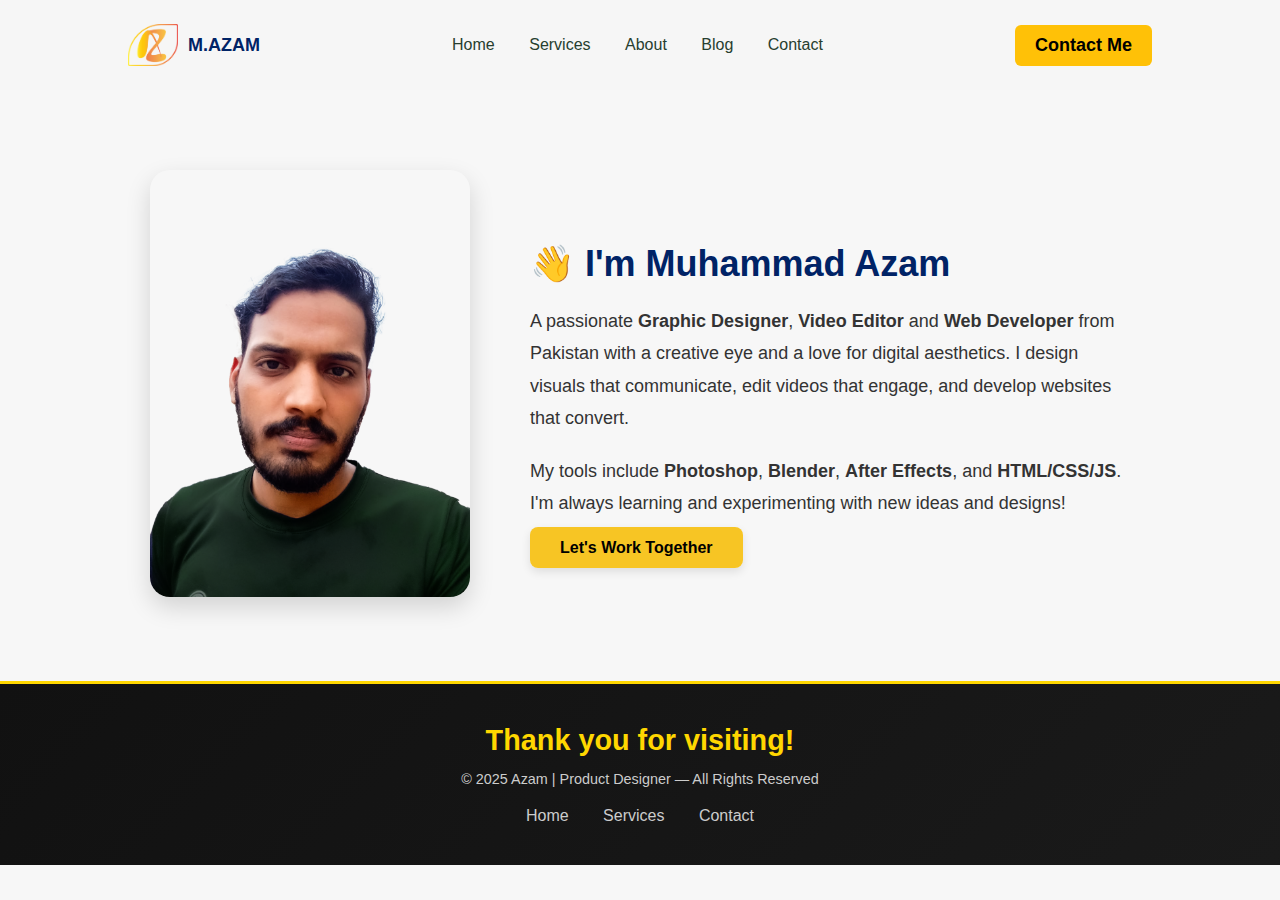
<file: About.html>
<!DOCTYPE html>
<html lang="en">
<head>
  <meta charset="UTF-8" />
  <meta name="viewport" content="width=device-width, initial-scale=1.0" />
  <title>About Me | Azam</title>
  <link rel="stylesheet" href="about.css" />
</head>

<body>
  <!-- 🌐 Navbar -->
 <header class="navbar">
        <div class="logo"><img src="LOGO.png" alt="" width="50" height="50">M.AZAM</div>
        <nav>
            <a href="index.html">Home</a>
            <a href="services.html">Services</a>
            <a href="About.html">About</a>  
            <a href="blog.html">Blog</a>
            <a href="hire-me.html">Contact</a>
        </nav>
        <a href="hire-me.html" class="btn">Contact Me</a>
    </header>

  <!-- 🧑‍💻 About Section -->
  <section class="about">
    <div class="about-container">
      <div class="about-image">
        <img src="123az.png" alt="Azam" />
      </div>
      
      <div class="about-text">
        <h2>👋 I'm Muhammad Azam</h2>
        <p>
          A passionate <strong>Graphic Designer</strong>, <strong>Video Editor</strong> and
          <strong>Web Developer</strong> from Pakistan with a creative eye and a love for digital aesthetics.
          I design visuals that communicate, edit videos that engage, and develop websites that convert.
        </p>
        <p>
          My tools include <b>Photoshop</b>, <b>Blender</b>, <b>After Effects</b>, and <b>HTML/CSS/JS</b>. I'm always
          learning and experimenting with new ideas and designs!
        </p>
        <a href="hire-me.html" class="btn">Let's Work Together</a>
      </div>
    </div>
  </section>
  <footer class="animated-footer">
  <div class="footer-content">
    <h2>Thank you for visiting!</h2>
    <p>© 2025 Azam | Product Designer — All Rights Reserved</p>
    <div class="footer-links">
      <a href="#home">Home</a>
      <a href="#services">Services</a>
      <a href="#contact">Contact</a>
    </div>
  </div>
  
</footer>

</body>
</html>
</file>
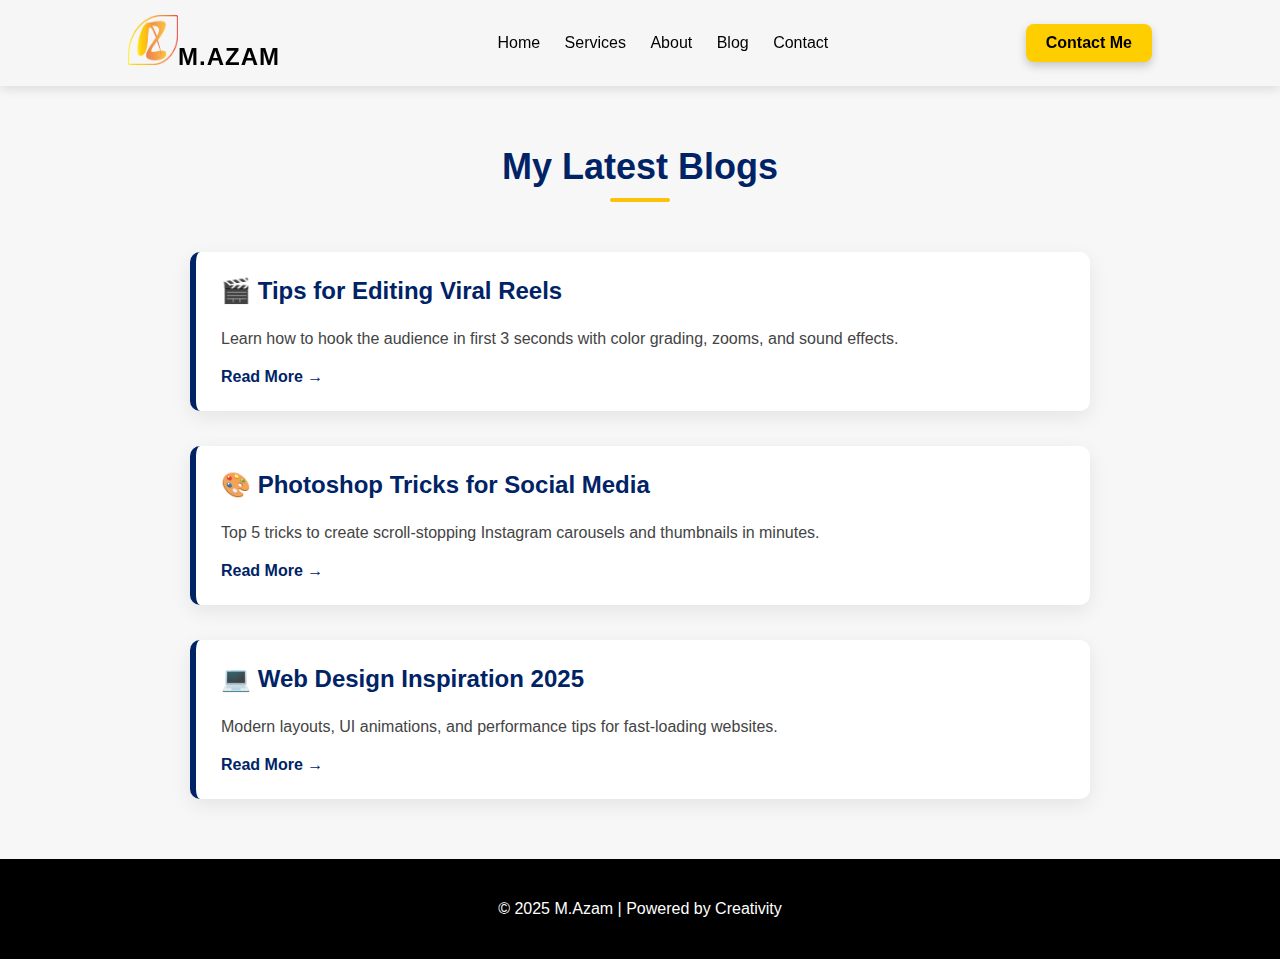
<file: blog.html>
<!DOCTYPE html>
<html lang="en">
<head>
  <meta charset="UTF-8" />
  <meta name="viewport" content="width=device-width, initial-scale=1.0"/>
  <title>Blog | M.Azam</title>
  <link rel="stylesheet" href="blog.css" />
</head>
<body>

  <header class="navbar">
        <div class="logo"><img src="LOGO.png" alt="" width="50" height="50">M.AZAM</div>
        <nav>
            <a href="index.html">Home</a>
            <a href="services.html">Services</a>
            <a href="About.html">About</a>
            <a href="blog.html">Blog</a>
            <a href="hire-me.html">Contact</a>
        </nav>
        <a href="hire-me.html" class="btn">Contact Me</a>
    </header>

  <section class="blog-container">
    <h1>My Latest Blogs</h1>

    <div class="blog-card">
      <h2>🎬 Tips for Editing Viral Reels</h2>
      <p>Learn how to hook the audience in first 3 seconds with color grading, zooms, and sound effects.</p>
      <a href="#">Read More →</a>
    </div>

    <div class="blog-card">
      <h2>🎨 Photoshop Tricks for Social Media</h2>
      <p>Top 5 tricks to create scroll-stopping Instagram carousels and thumbnails in minutes.</p>
      <a href="#">Read More →</a>
    </div>

    <div class="blog-card">
      <h2>💻 Web Design Inspiration 2025</h2>
      <p>Modern layouts, UI animations, and performance tips for fast-loading websites.</p>
      <a href="#">Read More →</a>
    </div>
  </section>

  <footer class="footer">
    <p>© 2025 M.Azam | Powered by Creativity</p>
  </footer>

  <button id="scrollTopBtn">↑</button>
  <script src="blog.js"></script>
</body>
</html>
</file>
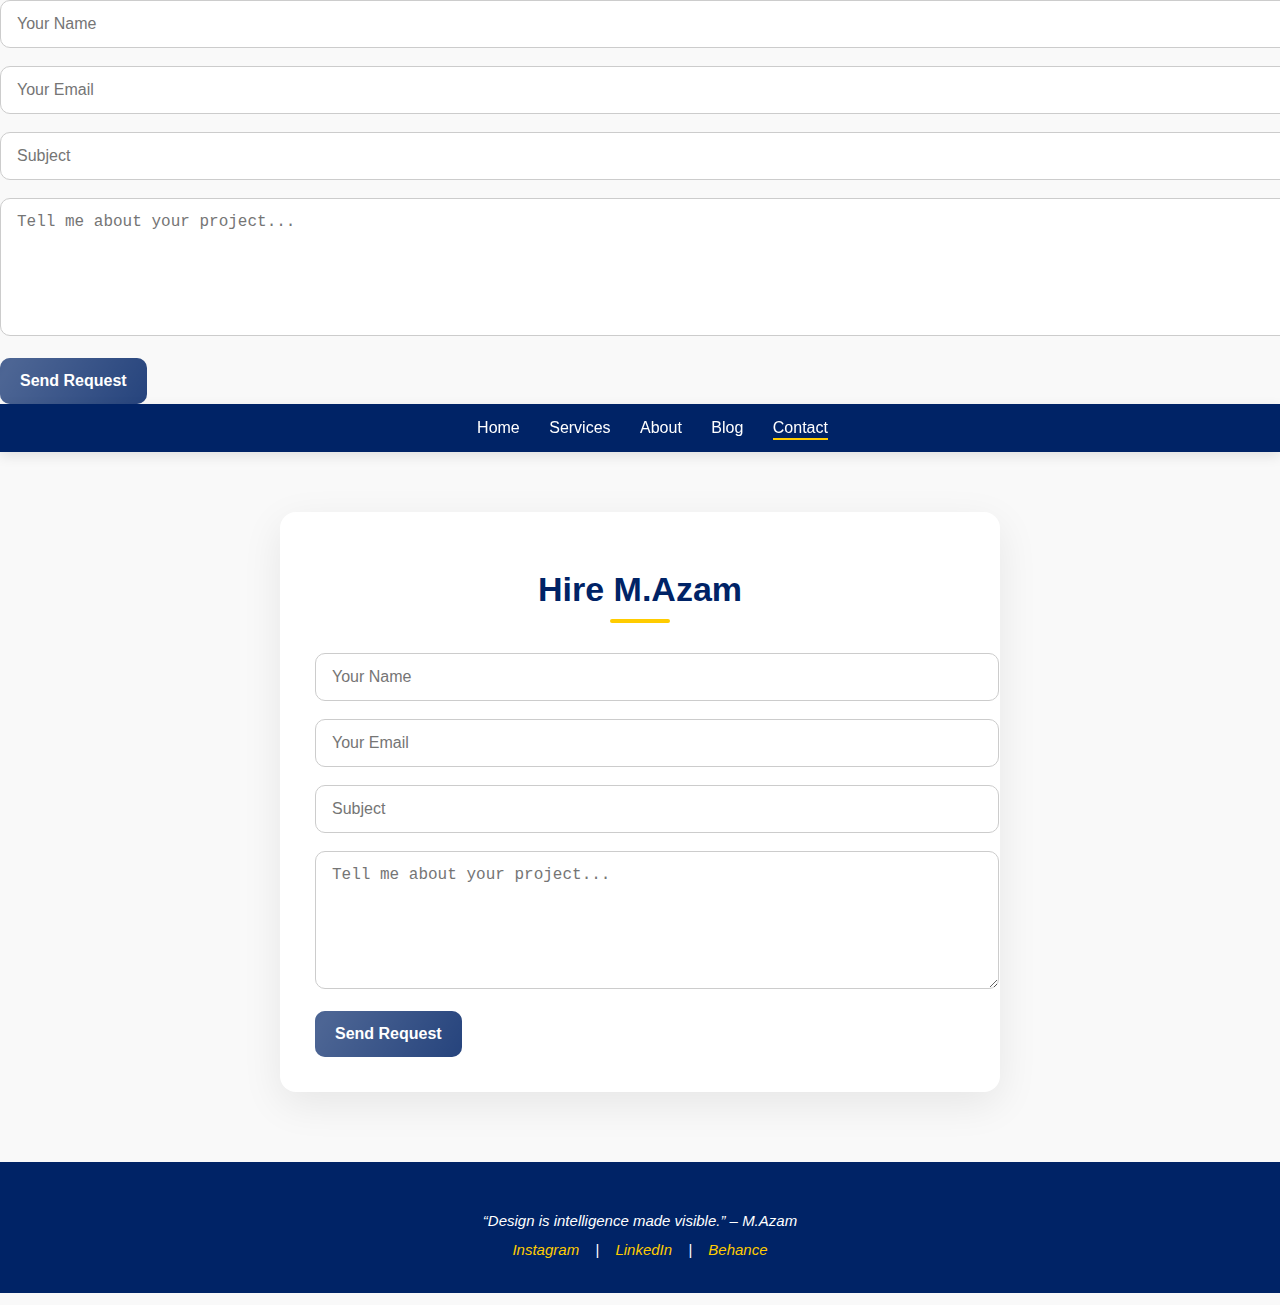
<file: hire-me.html>
<!DOCTYPE html>
<html lang="en">
<head>
  <meta charset="UTF-8" />
  <meta name="viewport" content="width=device-width, initial-scale=1.0"/>
  <title>Hire Me | M.Azam</title>
  <link rel="stylesheet" href="Hire.css" />
</head>
<body>
  <input type="hidden" name="_next" value="your-thank-you-page-link">

  <form action="https://formsubmit.co/thegreenguy48@gmail.com" method="POST">
  <!-- Hidden fields -->
  <input type="hidden" name="_captcha" value="false">
  <input type="hidden" name="_template" value="table">
  <!-- You can add _next later if you want -->

  <!-- Form Inputs -->
  <input type="text" name="name" placeholder="Your Name" required />
  <input type="email" name="email" placeholder="Your Email" required />
  <input type="text" name="subject" placeholder="Subject" />
  <textarea name="message" rows="6" placeholder="Tell me about your project..." required></textarea>
  <button type="submit" class="btn">Send Request</button>
</form>


  <!-- 🔝 NAVBAR -->
  <header class="navbar">
        <!-- <div class="logo"><img src="LOGO.png" alt="" width="50" height="50">M.AZAM</div> -->
        <nav class="nav">
            <a href="index.html">Home</a>
            <a href="services.html">Services</a>
            <a href="About.html">About</a>
            <a href="blog.html">Blog</a>
            <a href="hire-me.html" class="active">Contact</a>
        </nav>
        <!-- <a href="hire-me.html" class="btn">Contact Me</a> -->
    </header>

  <!-- 🧾 HIRE FORM -->
  <div class="hire-container">
    <h1>Hire M.Azam</h1>
    <form action="https://formsubmit.co/thegreenguy48@gmail.com" method="POST">
      <input type="text" name="name" placeholder="Your Name" required />
      <input type="email" name="email" placeholder="Your Email" required />
      <input type="text" name="subject" placeholder="Subject" />
      <textarea name="message" rows="6" placeholder="Tell me about your project..." required></textarea>
      <button type="submit" class="btn">Send Request</button>
    </form>
  </div>

  <!-- 🔻 BOTTOM FOOTER -->
  <footer class="footer-punch">
    <p>“Design is intelligence made visible.” – M.Azam</p>
    <div class="socials">
      <a href="#">Instagram</a> |
      <a href="#">LinkedIn</a> |
      <a href="#">Behance</a>
    </div>
  </footer>

</body>
</html>
</file>
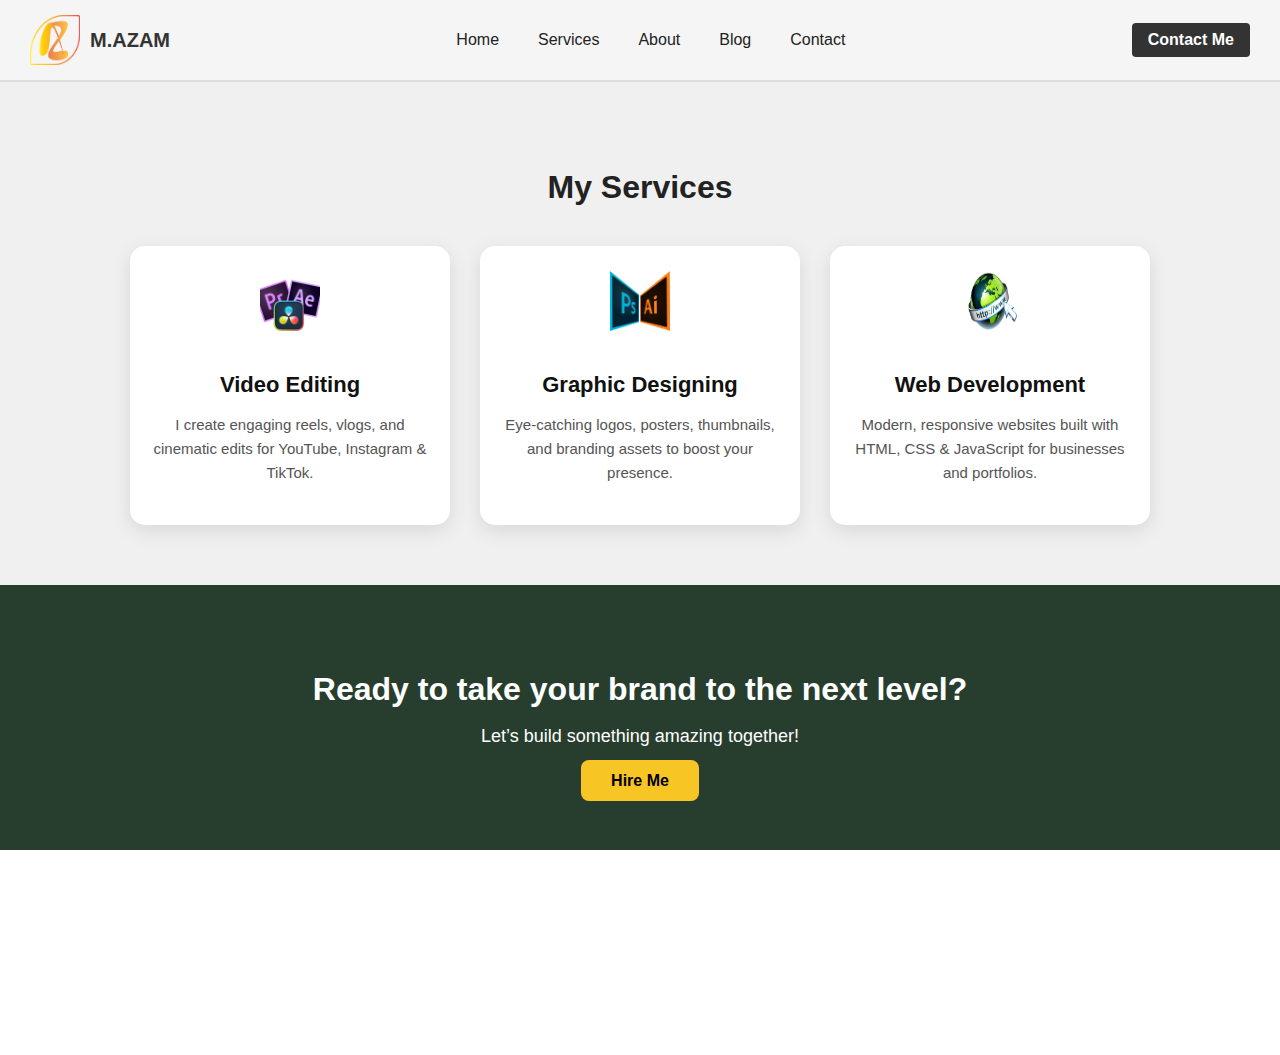
<file: services.html>
<!DOCTYPE html>
<html lang="en">
<head>
  <meta charset="UTF-8" />
  <meta name="viewport" content="width=device-width, initial-scale=1.0" />
  <title>Azam | Product Designer</title>
   <link rel="stylesheet" href="responsive.css" />
  <link rel="stylesheet" href="Services.css" />
</head>

<body>
  <!-- 🌐 Navbar -->
  <header class="navbar">
    <div class="logo">
      <img src="LOGO.png" alt="" width="50" height="50" /> M.AZAM
    </div>
    <nav>
      <a href="index.html">Home</a>
      <a href="services.html" class="active">Services</a>
      <a href="About.html">About</a>
      <a href="blog.html">Blog</a>
      <a href="hire-me.html">Contact</a>
    </nav>
    <a href="hire-me.html" class="btn">Contact Me</a>
  </header>

  <!-- 🛠 Services Section -->
  <section class="services">
    <h2 class="section-title">   My Services</h2>
    <div class="services-container">

      <div class="service-card">
        <img src="Video.png" alt="Video Editing" width="100" height="100" />
        <h3>Video Editing</h3>
        <p>I create engaging reels, vlogs, and cinematic edits for YouTube, Instagram & TikTok.</p>
      </div>

      <div class="service-card">
        <img src="Designer.png" alt="Graphic Design" width="100" height="100"/>
        <h3>Graphic Designing</h3>
        <p>Eye-catching logos, posters, thumbnails, and branding assets to boost your presence.</p>
      </div>

      <div class="service-card">
        <img src="web.png" alt="Web Development"  width="100" height="100"/>
        <h3>Web Development</h3>
        <p>Modern, responsive websites built with HTML, CSS & JavaScript for businesses and portfolios.</p>
      </div>

    </div>
  </section>

  <!-- 🌟 Bottom Punch Line -->
  <section class="cta-section">
    <h2>Ready to take your brand to the next level?</h2>
    <p>Let’s build something amazing together!</p>
    <a href="hire-me.html" class="btn hire-btn">Hire Me</a>
  </section>

  <!-- ⚡ Premium Footer -->
 <footer class="footer">
  <div class="footer-content">
    <p>&copy; 2025 M.Azam. All rights reserved.</p>
    <div class="social-links">
      <a href="https://www.facebook.com/share/1DuxD59eRF/" target="_blank"><img src="facebook.svg" alt="Facebook" width="30" height="30" /></a>
      <a href="https://www.instagram.com/m.azam249?utm_source=qr&igsh=MTkxbTBkODZxcm04dw==" target="_blank" ><img src="instagram.svg" alt="Instagram" width="30" height="30" /></a>
      <a href="https://youtube.com/@taleemhive?si=G_ghTXux3COi_K0E" target="_blank" ><img src="Youtube.svg" alt="YouTube" width="30" height="30" /></a>
    </div>
  </div>
</footer>

</body>
</html>
</file>
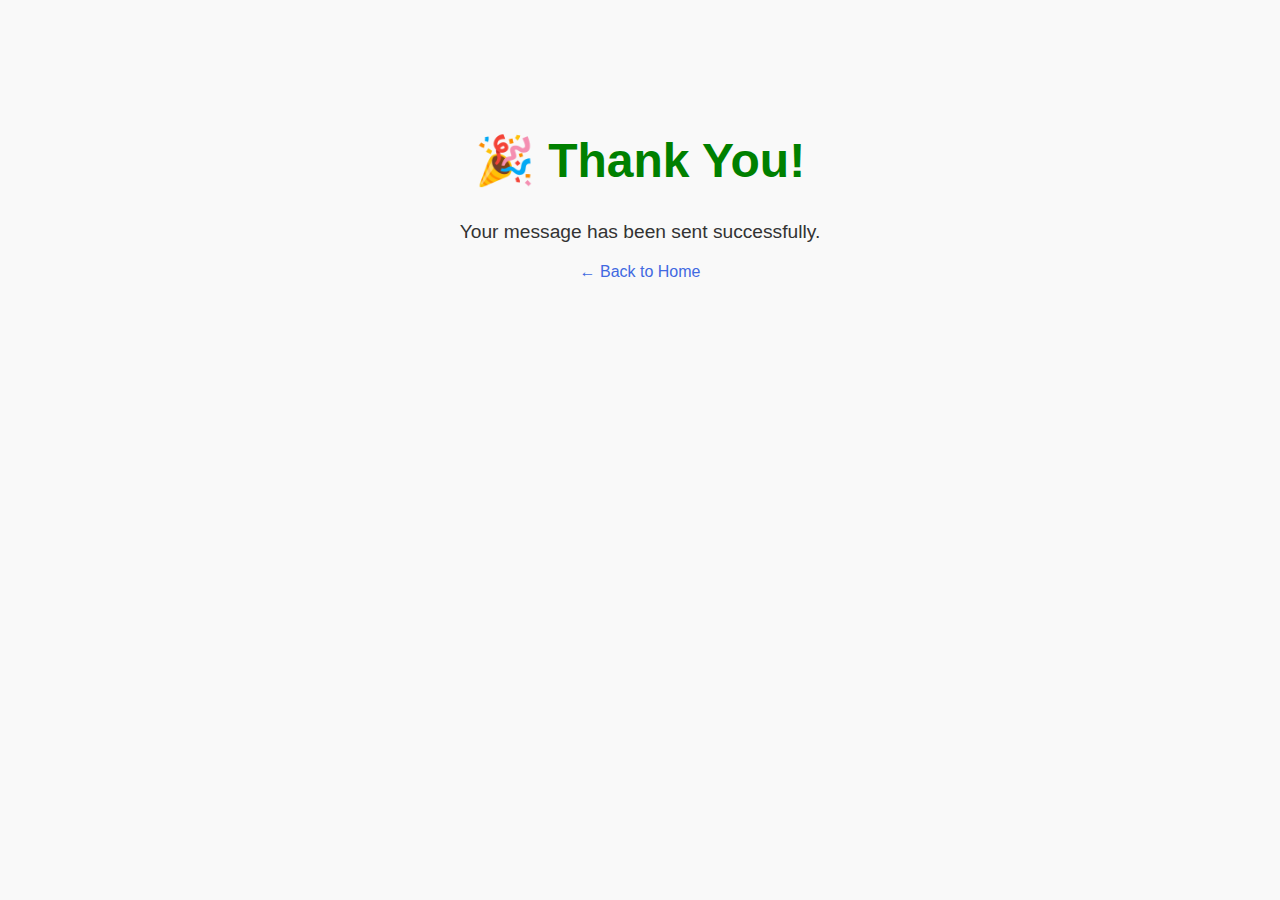
<file: thank-you.html>
<!DOCTYPE html>
<html lang="en">
<head>
  <meta charset="UTF-8">
  <title>Thank You</title>
  <link rel="stylesheet" href="Hire.css" />
  <style>
    body {
      text-align: center;
      padding: 100px;
      font-family: 'Segoe UI', sans-serif;
    }
    h1 {
      font-size: 3em;
      color: green;
    }
    p {
      font-size: 1.2em;
    }
    a {
      text-decoration: none;
      color: royalblue;
    }
  </style>
</head>
<body>
  <h1>🎉 Thank You!</h1>
  <p>Your message has been sent successfully.</p>
  <a href="index.html">← Back to Home</a>
</body>
</html>
</file>
<file: Hire.css>
/* 🌐 Base Styling */
body {
  font-family: 'Segoe UI', Tahoma, Geneva, Verdana, sans-serif;
  margin: 0;
  padding: 0;
  background-color: #f9f9f9;
  color: #333;
  scroll-behavior: smooth;
}

/* 🔝 NAVBAR */
.navbar {
  display: flex;
  justify-content: center;
  align-items: center;
  gap: 40px;
  background-color: #002366;
  padding: 15px 10%;
  color: white;
  box-shadow: 0 4px 12px rgba(0, 0, 0, 0.1);
  position: sticky;
  top: 0;
  z-index: 100;
}

.navbar .logo {
  font-size: 24px;
  font-weight: 700;
  letter-spacing: 1px;
}

.navbar nav a {
  color: white;
  text-decoration: none;
  margin-left: 25px;
  font-weight: 500;
  position: relative;
  transition: 0.3s ease;
}

.navbar nav a::after {
  content: '';
  position: absolute;
  width: 0%;
  height: 2px;
  background-color: #ffcc00;
  left: 0;
  bottom: -4px;
  transition: 0.3s ease;
}

.navbar nav a:hover::after,
.navbar nav a.active::after {
  width: 100%;
}

/* Remove underline from nav button */
.navbar .btn::after {
  display: none !important;
}

/* 🧾 FORM SECTION */
.hire-container {
  max-width: 650px;
  margin: 60px auto;
  background: white;
  padding: 35px;
  box-shadow: 0 12px 40px rgba(0, 0, 0, 0.08);
  border-radius: 16px;
  transition: transform 0.3s ease;
}

.hire-container:hover {
  transform: translateY(-5px);
}

.hire-container h1 {
  text-align: center;
  margin-bottom: 30px;
  color: #002366;
  font-size: 34px;
  font-weight: bold;
  position: relative;
}

.hire-container h1::after {
  content: '';
  display: block;
  width: 60px;
  height: 4px;
  margin: 10px auto 0;
  background-color: #ffcc00;
  border-radius: 2px;
}

form input, form textarea {
  width: 100%;
  padding: 14px 16px;
  margin-bottom: 18px;
  border: 1px solid #ccc;
  border-radius: 10px;
  font-size: 16px;
  transition: border 0.3s, box-shadow 0.3s;
}

form input:focus, form textarea:focus {
  border-color: #002366;
  outline: none;
  box-shadow: 0 0 5px rgba(0,35,102,0.3);
}

/* 🔘 Submit Button with Shine Effect */
.btn {
  position: relative;
  overflow: hidden;
  background-color: #002366;
  color: white;
  padding: 14px 20px;
  border-radius: 10px;
  font-weight: bold;
  cursor: pointer;
  border: none;
  font-size: 16px;
  transition: background-color 0.3s, transform 0.2s;
  z-index: 1;
  width: auto;
  display: inline-block;
}

.btn::after {
  content: "";
  position: absolute;
  top: 0;
  left: -100%;
  width: 200%;
  height: 100%;
  background: linear-gradient(120deg, rgba(255,255,255,0.15), rgba(255,255,255,0.3), rgba(255,255,255,0.15));
  z-index: 0;
  transition: all 0.5s ease;
}

.btn:hover::after {
  left: 0;
}

.btn:hover {
  background-color: #001244;
  transform: scale(1.03);
}

/* 🔻 FOOTER */
.footer-punch {
  text-align: center;
  margin-top: 70px;
  padding: 35px 20px;
  background-color: #002366;
  color: white;
  font-style: italic;
  font-size: 15px;
}

.footer-punch p {
  margin-bottom: 12px;
}

.footer-punch .socials a {
  color: #ffcc00;
  text-decoration: none;
  margin: 0 12px;
  font-weight: 500;
  transition: 0.3s;
}

.footer-punch .socials a:hover {
  text-decoration: underline;
  color: #fffacd;
}
</file>
<file: responsive.css>
/* 📱 Universal Responsive Styles */

/* ✅ Make all sections responsive */
body {
  margin: 0;
  padding: 0;
  font-family: 'Segoe UI', Tahoma, Geneva, Verdana, sans-serif;
  box-sizing: border-box;
}

/* ✅ Navbar responsive */
.navbar {
  display: flex;
  flex-wrap: wrap;
  justify-content: space-between;
  align-items: center;
  padding: 10px 20px;
  background-color: #fff;
}

.navbar nav {
  display: flex;
  flex-wrap: wrap;
  gap: 15px;
}

.navbar .btn {
  padding: 8px 16px;
  background-color: #333;
  color: white;
  border-radius: 4px;
  text-decoration: none;
}

@media (max-width: 768px) {
  .navbar {
    flex-direction: column;
    align-items: flex-start;
    gap: 10px;
  }

  .navbar nav {
    flex-direction: column;
    width: 100%;
  }

  .navbar .btn {
    align-self: flex-start;
  }
}

/* ✅ Hero Section */
.hero {
  display: flex;
  flex-wrap: wrap;
  justify-content: center;
  align-items: center;
  padding: 40px 20px;
  gap: 20px;
  text-align: center;
}

.hero-text {
  flex: 1 1 300px;
}

.hero-image {
  flex: 1 1 300px;
}

.hero-image img {
  max-width: 100%;
  height: auto;
}

/* ✅ Services */
.services {
  padding: 40px 20px;
  text-align: center;
}

.service-cards {
  display: flex;
  flex-wrap: wrap;
  justify-content: center;
  gap: 20px;
}

.flip-card, .Motion {
  flex: 1 1 280px;
  min-width: 250px;
  padding: 20px;
  border: 1px solid #ddd;
  border-radius: 10px;
  background-color: #fafafa;
}

/* ✅ About Section */
.about {
  padding: 40px 20px;
  text-align: center;
}

.about-text {
  margin-bottom: 30px;
}

.wave-container {
  display: flex;
  flex-direction: column;
  align-items: center;
}

.image-wrapper img {
  max-width: 100%;
  height: auto;
  border-radius: 50%;
}

/* ✅ Footer */
.footer {
  text-align: center;
  padding: 20px;
  background-color: #222;
  color: #fff;
}

.footer img {
  margin: 10px auto;
  display: block;
}

/* ✅ Button General */
.btn {
  padding: 10px 20px;
  background-color: #000;
  color: #fff;
  border-radius: 4px;
  text-decoration: none;
}

.btn.hire {
  background-color: #555;
}

.btn.primary {
  background-color: #007bff;
}

/* ✅ Highlight Text */
.highlight {
  color: #007bff;
  font-weight: bold;
}
</file>
<file: Services.css>
/* ✅ Global Styles */
  body {
    font-family: 'Segoe UI', Tahoma, Geneva, Verdana, sans-serif;
    margin: 0;
    padding: 0;
    background-color: #ffffff;
    color: #333;
  }

  /* ✅ Navbar */
  .navbar {
    display: flex;
    align-items: center;
    justify-content: space-between;
    padding: 15px 30px;
    background-color: #f5f5f5;
    border-bottom: 2px solid #ddd;
    position: sticky;
    top: 0;
    z-index: 1000;
  }

  .navbar .logo {
    font-weight: bold;
    font-size: 20px;
    display: flex;
    align-items: center;
    gap: 10px;
  }

  .navbar nav a {
    margin: 0 12px;
    color: #222;
    text-decoration: none;
    font-weight: 500;
    transition: color 0.3s ease;
  }

  .navbar nav a:hover {
    color: #ffc40000;
  }

  /* ✅ Button Style */
  .btn {
    background-color: #f7c524;
    color: #000;
    padding: 8px 16px;
    border-radius: 6px;
    font-weight: bold;
    text-decoration: none;
    transition: background 0.3s ease;
  }

  .btn:hover {
    background-color: #e6b900;
  }

  /* ✅ Services Section */
  .services {
    padding: 60px 20px;
    background: #f0f0f0;
    text-align: center;
  }

  .services .section-title {
    font-size: 32px;
    margin-bottom: 40px;
    color: #222;
  }

  .services-container {
    display: flex;
    justify-content: center;
    flex-wrap: wrap;
    gap: 30px;
  }

  .service-card {
    background: #ffffff;
    padding: 25px 20px;
    border-radius: 15px;
    box-shadow: 0 6px 20px rgba(0, 0, 0, 0.1);
    width: 280px;
    transition: transform 0.3s ease, box-shadow 0.3s ease;
  }

  .service-card:hover {
    transform: translateY(-8px);
    box-shadow: 0 12px 30px rgba(0, 0, 0, 0.15);
  }

  .service-card img {
    width: 60px;
    height: 60px;
    margin-bottom: 15px;
  }

  .service-card h3 {
    font-size: 22px;
    color: #111;
    margin-bottom: 10px;
  }

  .service-card p {
    font-size: 15px;
    color: #555;
    line-height: 1.6;
  }

  /* ✅ Call to Action */
  .cta-section {
    text-align: center;
    padding: 60px 20px;
    background: #273e2f;
    color: white;
  }

  .cta-section h2 {
    font-size: 32px;
    margin-bottom: 10px;
  }

  .cta-section p {
    font-size: 18px;
    margin-bottom: 25px;
  }

  .hire-btn {
    background-color: #f7c524;
    color: black;
    padding: 12px 30px;
    border-radius: 8px;
    text-decoration: none;
    font-weight: bold;
    transition: background 0.3s ease;
  }

  .hire-btn:hover {
    background-color: #e6b100;
  }
/* ✅ Navbar Updates */
.navbar nav a {
  position: relative;
  margin: 0 12px;
  color: #222;
  text-decoration: none;
  font-weight: 500;
  transition: color 0.3s ease;
}

.navbar nav a::after {
  content: '';
  position: absolute;
  left: 0;
  bottom: -4px;
  width: 0%;
  height: 2px;
  background-color: #f7c524;
  transition: width 0.4s ease;
}

.navbar nav a:hover::after {
  width: 100%;
}

.navbar nav a:hover {
  color: #f7c524;
  transform: translateY(-2px);
}

/* ✅ Footer Animation */
footer {
  background-color: #f5f5f5;
  text-align: center;
  padding: 20px 10px;
  font-size: 14px;
  color: #555;
  border-top: 1px solid #ddd;
  opacity: 0;
  animation: footerFade 1s ease forwards;
  animation-delay: 0.6s;
}

/* ✅ Animations */
@keyframes footerFade {
  from {
    opacity: 0;
    transform: translateY(20px);
  }
  to {
    opacity: 1;
    transform: translateY(0);
  }
}
/* ✅ Updated Navbar */
.navbar nav a {
  position: relative;
  margin: 0 12px;
  color: #222;
  text-decoration: none;
  font-weight: 500;
  transition: color 0.3s ease, transform 0.3s ease;
}

.navbar nav a::after {
  content: '';
  position: absolute;
  left: 0;
  bottom: -4px;
  width: 0%;
  height: 2px;
  background-color: #000; /* 🖤 Black underline */
  transition: width 0.4s ease;
}

.navbar nav a:hover::after {
  width: 100%;
}

.navbar nav a:hover {
  color: #000000;
  transform: translateY(-2px);
}
</file>
<file: about.css>
/* Reset */
body {
  margin: 0;
  font-family: 'Segoe UI', Tahoma, Geneva, Verdana, sans-serif;
  background: #f7f7f7;
  color: #222;
  scroll-behavior: smooth;
}

/* Navbar */
.navbar {
  display: flex;
  justify-content: space-between;
  align-items: center;
  padding: 20px 10%;
  background-color: #f6f6f6;
}

.logo {
  display: flex;
  justify-content: flex-start;
  align-items: center;
  gap: 10px;
  font-weight: bold;
  font-size: 18px;
  color: #002366;
  text-transform: uppercase;
}

.logo img {
  width: 50px;
  height: 50px;
  object-fit: contain;
}

.navbar nav a {
  margin: 0 15px;
  font-weight: 500;
  color: #273e2f;
}

.toggle-mode {
  background: none;
  border: none;
  font-size: 20px;
  cursor: pointer;
  margin-left: 20px;
}

.navbar .btn {
  background: #ffc107;
  color: #000000;
  padding: 10px 20px;
  border-radius: 6px;
  font-weight: bold;
  font-size: 18px;
}
/* About Section */
.about {
  padding: 80px 10%;
  background-color: #f7f7f7;
}

.about-container {
  display: flex;
  align-items: center;
  justify-content: center;
  gap: 60px;
  flex-wrap: wrap;
}

.about-image img {
  width: 320px;
  border-radius: 20px;
  box-shadow: 0 10px 25px rgba(0, 0, 0, 0.15);
  transition: transform 0.3s ease;
}

.about-image img:hover {
  transform: scale(1.05);
}

.about-text {
  max-width: 600px;
}

.about-text h2 {
  font-size: 36px;
  color: #002366;
  margin-bottom: 20px;
}

.about-text p {
  font-size: 18px;
  line-height: 1.8;
  color: #333;
  margin-bottom: 20px;
}

.about-text .btn {
  background: #f7c524;
  padding: 12px 30px;
  color: black;
  text-decoration: none;
  border-radius: 8px;
  font-weight: bold;
  box-shadow: 0 4px 10px rgba(0,0,0,0.1);
  transition: 0.3s ease;
}

.about-text .btn:hover {
  background: #ffae00;
}
.navbar a {
  position: relative;
  text-decoration: none;
  color: inherit;
}

.navbar a::after {
  content: '';
  position: absolute;
  width: 0;
  height: 2px;
  background-color: #000000; /* Black  line */
  left: 0;
  bottom: -4px;
  transition: 0.3s ease;
}

.navbar a:hover::after {
  width: 100%;
}
/* 🌙 Animated Footer */
.animated-footer {
  background: linear-gradient(135deg, #111, #1a1a1a);
  color: #fff;
  padding: 40px 20px;
  text-align: center;
  animation: slideInUp 1s ease forwards;
  border-top: 3px solid gold;
}

.footer-content h2 {
  margin: 0;
  font-size: 1.8rem;
  margin-bottom: 10px;
  color: gold;
}

.footer-content p {
  font-size: 0.9rem;
  color: #ccc;
}

.footer-links {
  margin-top: 20px;
}

.footer-links a {
  margin: 0 15px;
  text-decoration: none;
  color: #ccc;
  position: relative;
  transition: color 0.3s ease;
}

.footer-links a::after {
  content: '';
  position: absolute;
  width: 0%;
  height: 2px;
  background-color: gold;
  left: 0;
  bottom: -5px;
  transition: width 0.4s ease;
}

.footer-links a:hover {
  color: gold;
}

.footer-links a:hover::after {
  width: 100%;
}

/* ✨ Footer Animation */
@keyframes slideInUp {
  from {
    transform: translateY(50px);
    opacity: 0;
  }
  to {
    transform: translateY(0px);
    opacity: 1;
  }
}
.navbar .btn::after {
  display: none !important;
}
.btn:hover{
  transform: scale(1.1);
}
</file>
<file: blog.css>
/* Reset & Base */
body {
  font-family: 'Segoe UI', sans-serif;
  margin: 0;
  padding: 0;
  background-color: #f7f7f7;
  color: #333;
  scroll-behavior: smooth;
}

/* Navbar */
.navbar {
  background-color: #f6f6f6;
  padding: 15px 10%;
  display: flex;
  justify-content: space-between;
  align-items: center;
  color: rgb(0, 0, 0);
  box-shadow: 0 4px 10px rgba(0, 0, 0, 0.1);
  position: sticky;
  top: 0;
  z-index: 99;
}

.navbar .logo {
  font-size: 24px;
  font-weight: 700;
  letter-spacing: 1px;
}

.navbar nav a {
  color: rgb(0, 0, 0);
  margin-left: 20px;
  text-decoration: none;
  font-weight: 500;
  position: relative;
  transition: 0.3s ease;
}

.navbar nav a::after {
  content: '';
  position: absolute;
  height: 2px;
  width: 0%;
  left: 0;
  bottom: -4px;
  background-color: #000000;
  transition: 0.3s ease;
}

.navbar nav a:hover::after,
.navbar nav a.active::after {
  width: 100%;
}

/* Blog Container */
.blog-container {
  max-width: 900px;
  margin: 60px auto;
  padding: 0 20px;
}

.blog-container h1 {
  text-align: center;
  font-size: 36px;
  color: #002366;
  margin-bottom: 50px;
  position: relative;
}

.blog-container h1::after {
  content: '';
  display: block;
  margin: 10px auto 0;
  width: 60px;
  height: 4px;
  background-color: #ffc107;
  border-radius: 2px;
}

/* Blog Card */
.blog-card {
  background: white;
  padding: 25px;
  margin-bottom: 35px;
  border-left: 6px solid #002366;
  border-radius: 10px;
  box-shadow: 0 6px 20px rgba(0, 0, 0, 0.08);
  transition: transform 0.3s ease;
}

.blog-card:hover {
  transform: translateY(-5px);
}

.blog-card h2 {
  margin-top: 0;
  color: #002366;
  font-size: 24px;
}

.blog-card p {
  line-height: 1.7;
  color: #444;
}

.blog-card a {
  color: #002366;
  text-decoration: none;
  font-weight: bold;
  transition: 0.3s ease;
}

.blog-card a:hover {
  color: #ffc107;
  text-decoration: underline;
}

/* Footer */
.footer {
  text-align: center;
  padding: 25px 15px;
  background-color: #000000;
  color: white;
  font-weight: 500;
  font-size: 16px;
}

/* Scroll to top button */
#scrollTopBtn {
  position: fixed;
  bottom: 20px;
  right: 20px;
  background-color: #ac2424;
  color: white;
  border: none;
  padding: 10px 16px;
  border-radius: 50%;
  cursor: pointer;
  box-shadow: 0 4px 12px rgba(0, 0, 0, 0.2);
  display: none;
  z-index: 99;
  transition: 0.3s ease;
}

#scrollTopBtn:hover {
  background-color: #ff0000;
}
.btn {
  display: inline-block;
  padding: 10px 20px;
  background-color: #ffce00;
  color: #000;
  text-decoration: none;
  font-weight: bold;
  border-radius: 8px;
  transition: all 0.3s ease;
  box-shadow: 0 4px 10px rgba(0, 0, 0, 0.2);
}

.btn:hover {
  transform: scale(1.1);
  background-color: #ffffff;
}
</file>
